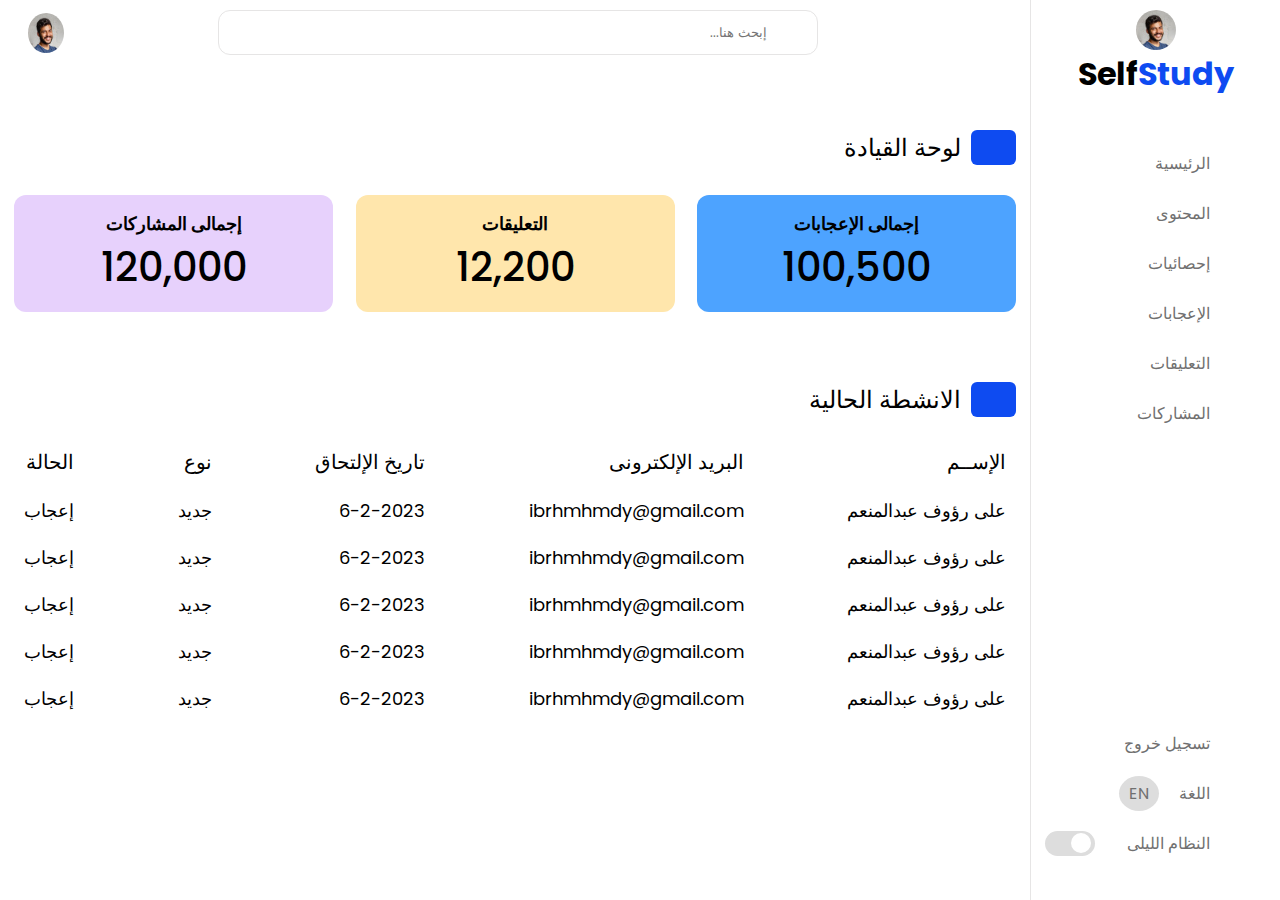
<file: ar/index.html>
<!DOCTYPE html>
<html lang="ar" dir="rtl">
<head>
   <meta charset="UTF-8">
   <meta http-equiv="X-UA-Compatible" content="IE=edge">
   <meta name="viewport" content="width=device-width, initial-scale=1.0">
   <title>Dashboard 03</title>
   <!-- Google Fonts -->

   <!-- iconscout CDN -->
   <link rel="stylesheet" href="https://unicons.iconscout.com/release/v4.0.0/css/line.css">
   <!-- Styles CSS -->
   <link rel="stylesheet" href="styles.css">
</head>
<body>
   <!-- Nav -->
   <nav>
      <div class="logo">
         <div class="logo-image">
            <img src="../assets/images/avatar-2.jpg" alt="avatar">
         </div>
         <h1 class="logo-title logo-name"><span>Study</span>Self</h1>
      </div>
      <div class="navbar">
         <ul class="nav-top">
            <li class="nav-item">
               <a href="#">
                  <i class="uil uil-estate"></i>
                  <span class="nav-link">الرئيسية</span>
               </a>
            </li>
            <li class="nav-item">
               <a href="#">
                  <i class="uil uil-copy"></i>
                  <span class="nav-link">المحتوى</span>
               </a>
            </li>
            <li class="nav-item">
               <a href="#">
                  <i class="uil uil-analytics"></i>
                  <span class="nav-link">إحصائيات</span>
               </a>
            </li>
            <li class="nav-item">
               <a href="#">
                  <i class="uil uil-thumbs-up"></i>
                  <span class="nav-link">الإعجابات</span>
               </a>
            </li>
            <li class="nav-item">
               <a href="#">
                  <i class="uil uil-comment-alt-lines"></i>
                  <span class="nav-link">التعليقات</span>
               </a>
            </li>
            <li class="nav-item">
               <a href="#">
                  <i class="uil uil-share"></i>
                  <span class="nav-link">المشاركات</span>
               </a>
            </li>
         </ul>

         <ul class="nav-bottom">
            <li>
               <a href="#">
                  <i class="uil uil-signout"></i>
                  <span class="nav-link">تسجيل خروج</span>
               </a>
            </li>
            <li class="lang">
               <a href="../en/index.html">
                  <i class="uil uil-globe"></i>
                  <span class="nav-link">اللغة</span>
                  <span class="nav-link lang-toggle">EN</span>
               </a>

            </li>
            <li class="mode">
               <a href="#">
                  <i class="uil uil-moon"></i>
                  <span class="nav-link mode-link">النظام الليلى</span>
               </a>
               <div class="mode-toggle">
                  <span class="switch"></span>
               </div>
            </li>
         </ul>
      </div>
   </nav>
   <!-- #Nav -->
   <section class="dashboard">
      <div class="top">
         <i class="uil uil-bars nav-toggle"></i>
         <div class="search-box">
            <i class="uil uil-search"></i>
            <input type="text" placeholder="إبحث هنا...">
         </div>
         <img src="../assets/images/avatar-2.jpg" alt="">
      </div>
      <div class="dash-content">
         <div class="overview">
            <div class="title">
               <i class="uil uil-tachometer-fast-alt"></i>
               <span class="text">لوحة القيادة</span>
            </div>
            <div class="boxes">
               <div class="box box1">
                  <i class="uil uil-thumbs-up"></i>
                  <span class="text">إجمالى الإعجابات</span>
                  <span class="number">100,500</span>
               </div>
               <div class="box box2">
                  <i class="uil uil-comments-alt"></i>
                  <span class="text">التعليقات</span>
                  <span class="number">12,200</span>
               </div>
               <div class="box box3">
                  <i class="uil uil-share"></i>
                  <span class="text">إجمالى المشاركات</span>
                  <span class="number">120,000</span>
               </div>
            </div>
         </div>
         <div class="activity">
            <div class="title">
               <i class="uil uil-tachometer-fast-alt"></i>
               <span class="text">الانشطة الحالية</span>
            </div>
            <div class="activity-data">
               <div class="data name">
                  <span class="data-title">الإســم</span>   
                  <span class="data-list">على رؤوف عبدالمنعم</span>
                  <span class="data-list">على رؤوف عبدالمنعم</span>
                  <span class="data-list">على رؤوف عبدالمنعم</span>
                  <span class="data-list">على رؤوف عبدالمنعم</span>
                  <span class="data-list">على رؤوف عبدالمنعم</span>
               </div>
               <div class="data email">
                  <span class="data-title">البريد الإلكترونى</span>
                  <span class="data-list">ibrhmhmdy@gmail.com</span>
                  <span class="data-list">ibrhmhmdy@gmail.com</span>
                  <span class="data-list">ibrhmhmdy@gmail.com</span>
                  <span class="data-list">ibrhmhmdy@gmail.com</span>
                  <span class="data-list">ibrhmhmdy@gmail.com</span>
               </div>
               <div class="data joined">
                  <span class="data-title">تاريخ الإلتحاق</span>
                  <span class="data-list">6-2-2023</span>
                  <span class="data-list">6-2-2023</span>
                  <span class="data-list">6-2-2023</span>
                  <span class="data-list">6-2-2023</span>
                  <span class="data-list">6-2-2023</span>
               </div>
               <div class="data type">
                  <span class="data-title">نوع</span>
                  <span class="data-list">جديد</span>
                  <span class="data-list">جديد</span>
                  <span class="data-list">جديد</span>
                  <span class="data-list">جديد</span>
                  <span class="data-list">جديد</span>
               </div>
               <div class="data status">
                  <span class="data-title">الحالة</span>
                  <span class="data-list">إعجاب</span>
                  <span class="data-list">إعجاب</span>
                  <span class="data-list">إعجاب</span>
                  <span class="data-list">إعجاب</span>
                  <span class="data-list">إعجاب</span>
               </div>
            </div>
         </div>
      </div>
   </section>
   <!-- #Dashboard -->
   <script src="../assets/js/scripts.js"></script>
</body>
</html>
</file>
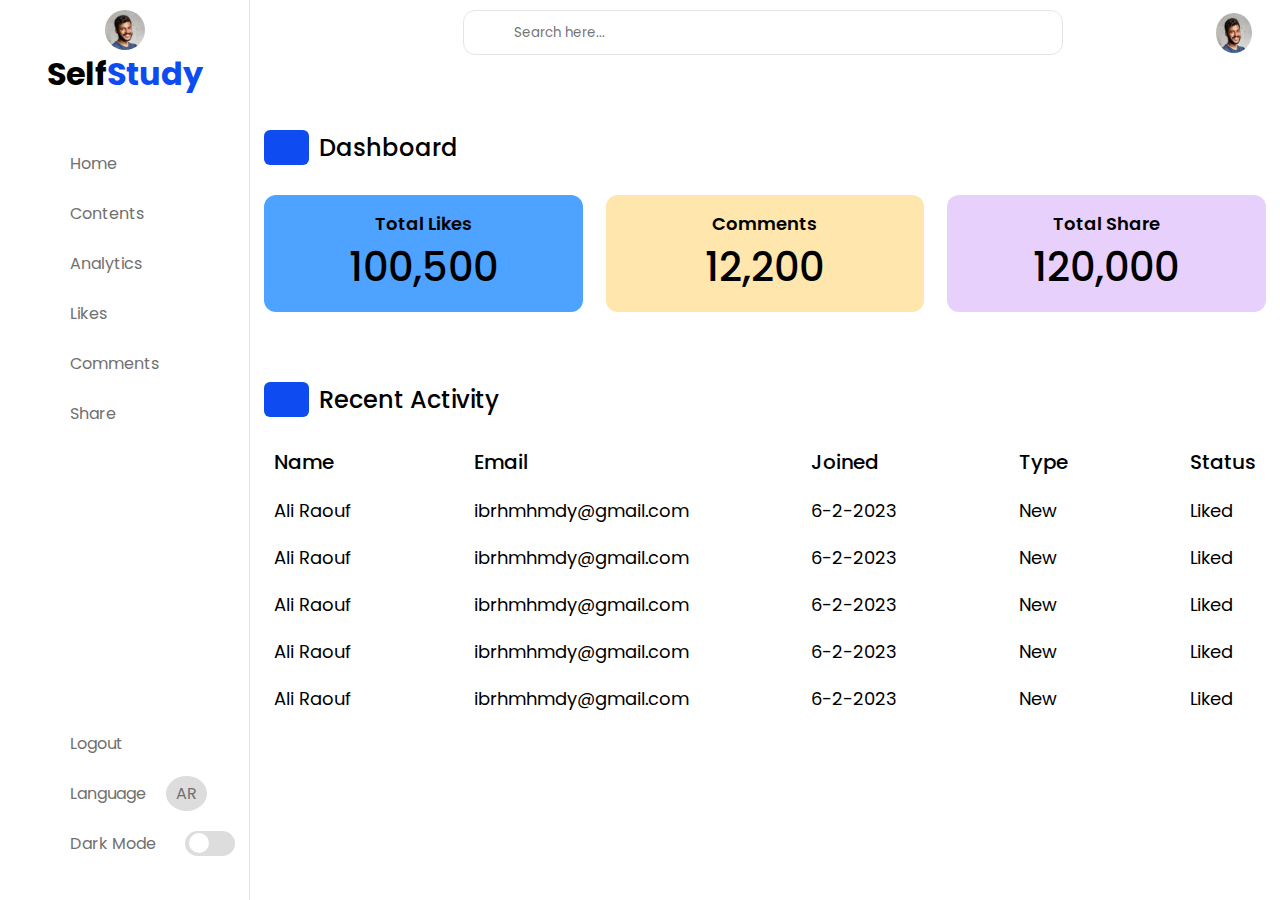
<file: en/index.html>
<!DOCTYPE html>
<html lang="en">
<head>
   <meta charset="UTF-8">
   <meta http-equiv="X-UA-Compatible" content="IE=edge">
   <meta name="viewport" content="width=device-width, initial-scale=1.0">
   <title>Dashboard 03</title>
   <!-- Google Fonts -->

   <!-- iconscout CDN -->
   <link rel="stylesheet" href="https://unicons.iconscout.com/release/v4.0.0/css/line.css">
   <!-- Styles CSS -->
   <link rel="stylesheet" href="styles.css">
</head>
<body>
   <!-- Nav -->
   <nav>
      <div class="logo">
         <div class="logo-image">
            <img src="../assets/images/avatar-2.jpg" alt="avatar">
         </div>
         <h1 class="logo-title logo-name">Self<span>Study</span></h1>
      </div>
      <div class="navbar">
         <ul class="nav-top">
            <li class="nav-item">
               <a href="#">
                  <i class="uil uil-estate"></i>
                  <span class="nav-link">Home</span>
               </a>
            </li>
            <li class="nav-item">
               <a href="#">
                  <i class="uil uil-copy"></i>
                  <span class="nav-link">Contents</span>
               </a>
            </li>
            <li class="nav-item">
               <a href="#">
                  <i class="uil uil-analytics"></i>
                  <span class="nav-link">Analytics</span>
               </a>
            </li>
            <li class="nav-item">
               <a href="#">
                  <i class="uil uil-thumbs-up"></i>
                  <span class="nav-link">Likes</span>
               </a>
            </li>
            <li class="nav-item">
               <a href="#">
                  <i class="uil uil-comment-alt-lines"></i>
                  <span class="nav-link">Comments</span>
               </a>
            </li>
            <li class="nav-item">
               <a href="#">
                  <i class="uil uil-share"></i>
                  <span class="nav-link">Share</span>
               </a>
            </li>
         </ul>

         <ul class="nav-bottom">
            <li>
               <a href="#">
                  <i class="uil uil-signout"></i>
                  <span class="nav-link">Logout</span>
               </a>
            </li>
            <li class="lang">
               <a href="../ar/index.html">
                  <i class="uil uil-globe"></i>
                  <span class="nav-link">Language</span>
                  <span class="nav-link lang-toggle">AR</span>
               </a>

            </li>
            <li class="mode">
               <a href="#">
                  <i class="uil uil-moon"></i>
                  <span class="nav-link mode-link">Dark Mode</span>
               </a>
               <div class="mode-toggle">
                  <span class="switch"></span>
               </div>
            </li>
         </ul>
      </div>
      
   </nav>
   <!-- #Nav -->
   <section class="dashboard">
      <div class="top">
         <i class="uil uil-bars nav-toggle"></i>
         <div class="search-box">
            <i class="uil uil-search"></i>
            <input type="text" placeholder="Search here...">
         </div>
         <img src="../assets/images/avatar-2.jpg" alt="">
      </div>
      <div class="dash-content">
         <div class="overview">
            <div class="title">
               <i class="uil uil-tachometer-fast-alt"></i>
               <span class="text">Dashboard</span>
            </div>
            <div class="boxes">
               <div class="box box1">
                  <i class="uil uil-thumbs-up"></i>
                  <span class="text">Total Likes</span>
                  <span class="number">100,500</span>
               </div>
               <div class="box box2">
                  <i class="uil uil-comments-alt"></i>
                  <span class="text">Comments</span>
                  <span class="number">12,200</span>
               </div>
               <div class="box box3">
                  <i class="uil uil-share"></i>
                  <span class="text">Total Share</span>
                  <span class="number">120,000</span>
               </div>
            </div>
         </div>
         <div class="activity">
            <div class="title">
               <i class="uil uil-tachometer-fast-alt"></i>
               <span class="text">Recent Activity</span>
            </div>
            <div class="activity-data">
               <div class="data name">
                  <span class="data-title">Name</span>   
                  <span class="data-list">Ali Raouf</span>
                  <span class="data-list">Ali Raouf</span>
                  <span class="data-list">Ali Raouf</span>
                  <span class="data-list">Ali Raouf</span>
                  <span class="data-list">Ali Raouf</span>
               </div>
               <div class="data email">
                  <span class="data-title">Email</span>
                  <span class="data-list">ibrhmhmdy@gmail.com</span>
                  <span class="data-list">ibrhmhmdy@gmail.com</span>
                  <span class="data-list">ibrhmhmdy@gmail.com</span>
                  <span class="data-list">ibrhmhmdy@gmail.com</span>
                  <span class="data-list">ibrhmhmdy@gmail.com</span>
               </div>
               <div class="data joined">
                  <span class="data-title">Joined</span>
                  <span class="data-list">6-2-2023</span>
                  <span class="data-list">6-2-2023</span>
                  <span class="data-list">6-2-2023</span>
                  <span class="data-list">6-2-2023</span>
                  <span class="data-list">6-2-2023</span>
               </div>
               <div class="data type">
                  <span class="data-title">Type</span>
                  <span class="data-list">New</span>
                  <span class="data-list">New</span>
                  <span class="data-list">New</span>
                  <span class="data-list">New</span>
                  <span class="data-list">New</span>
               </div>
               <div class="data status">
                  <span class="data-title">Status</span>
                  <span class="data-list">Liked</span>
                  <span class="data-list">Liked</span>
                  <span class="data-list">Liked</span>
                  <span class="data-list">Liked</span>
                  <span class="data-list">Liked</span>
               </div>
            </div>
         </div>
      </div>
   </section>
   <!-- #Dashboard -->
   <script src="../assets/js/scripts.js"></script>
</body>
</html>
</file>
<file: ar/styles.css>
/* Google Fonts Poppins */
@import url('https://fonts.googleapis.com/css2?family=Poppins:wght@300;400;500;600;700;800&display=swap');

/* Variables Styles */
:root{
   --primary-color: #0E4BF1;
   --panel-color: #fff;
   --text-color: #000;
   --black-light-color: #707070;
   --border-color: #e6e5e5;
   --toggle-color: #DDD;
   --box1-color: #4DA3FF;
   --box2-color: #FFE6AC;
   --box3-color: #E7D1FC;

   --title-icon-color: #FFF;
   /* ============= Transition ============= */
   --transition-05: all .5s ease;
   --transition-03: all .3s ease;
   --transition-02: all .2s ease;
}

/* ReUsed CSS Style*/
*{
   margin: 0;
   padding: 0;
   box-sizing: border-box;
   font-family: 'Poppins', sans-serif;
   outline: none;
}

body{
   min-height: 100vh;
}

li{
   list-style: none;
}
a{
   text-decoration: none;
}
i{
   font-size: 24px;
   display: flex;
   justify-content: center;
   align-items: center;
   height: 100%;
   min-width: 45px;
}
/* Dark Mode */
body.dark{
   --primary-color: #7465f8;
   --panel-color: #242526;
   --text-color: #CCC;
   --black-light-color: #CCC;
   --border-color: #4D4C4C;
   --toggle-color: #FFF;
   --box1-color: #3A3B3C;
   --box2-color: #3A3B3C;
   --box3-color: #3A3B3C;
   --title-icon-color: #CCC;
}
/* navbar */
nav{
   position: fixed;
   top: 0;
   right: 0;
   width: 250px;
   height: 100vh;
   padding: 10px 15px;
   background: var(--panel-color);
   border-left: 1px solid var(--border-color);
   transition: var(--transition-05);
}
nav.close{
   width: 73px;
   transition: var(--transition-05);
}

nav .logo .logo-image{
   display: flex;
   justify-content: center;
   min-width: 45px;
   transition: var(--transition-05);
}
nav .logo .logo-image img{
   width: 40px;
   object-fit: cover;
   border-radius: 50%;
}

nav .logo .logo-title{
   display: flex;
   align-items: center;
   justify-content: center;
   
}
body.dark nav .logo .logo-title{
   color: var(--text-color);
}
nav .logo .logo-title .logo-name{
   font-size: 22px;
   font-weight: 600;
   color: var(--text-color);
   margin-right: 14px;
   transition: var(--transition-05);
}
nav.close .logo .logo-title{
   opacity: 0;
   pointer-events: none;
}
nav .logo .logo-title span{
   color: var(--primary-color);
}

nav .navbar{
   display: flex;
   justify-content: space-between;
   flex-direction: column;
   margin-top: 40px;
   height: calc(100% - 150px);
   transition: var(--transition-05);
}

nav .navbar li a{
   position: relative;
   height: 50px;
   display: flex;
   align-items: center;
   gap: 10px;
   color: var(--black-light-color);
   transition: var(--transition-05);
}
nav.close .navbar li a .nav-link{
   opacity: 0;
}
nav .navbar li a:before{
   content: "";
   position: absolute;
   height: 5px;
   width: 5px;
   right: 2px;
   border-radius: 50%;
   background: var(--primary-color);
   display: none;
}
nav .navbar li a:hover:before{
   display: block;
}
nav .navbar li a:hover{
   color: var(--primary-color);
}

.lang{
   display: flex;
   align-items: center;
}
.lang .lang-toggle{
   margin-right: 10px;
   padding: 5px 10px;
   border-radius: 50%;
   background: var(--toggle-color);
}
.lang .lang-toggle:is(:hover,:focus){
   color: var(--primary-color);
}

.mode{
   display: flex;
   align-items: center;
   white-space: nowrap;
}

.mode .mode-toggle{
   position: absolute;
   left: 14px;
   width: 50px;
   height: 25px;
   background: var(--toggle-color);
   border-radius: 25px;
   margin-left: 10px;
   cursor: pointer;
   margin: 0 auto;
}
.mode .mode-toggle .switch{
   position: relative;
   top: 50%;
   right: 4px;
   display: inline-block;
   width: 20px;
   height: 20px;
   transform: translateY(-50%);
   background: var(--panel-color);
   border-radius: 50%;
   transition: var(--transition-03);
}

body.dark .mode .mode-toggle .switch{
   right: 26px;
}
/* Dashboard */
.dashboard{
   position: relative;
   right: 250px;
   min-height: 100vh;
   width: calc(100% - 250px);
   padding: 10px 14px;
   background: var(--panel-color);
   transition: var(--transition-05);
}
nav.close ~ .dashboard,
nav.close ~ .dashboard .top{
   width: calc(100% - 73px);
   right: 73px;
}
.dashboard .top{
   position: fixed;
   top: 0;
   right: 250px;
   padding: 10px 16px;
   display: flex;
   justify-content: space-between;
   align-items: center;
   width: calc(100% - 250px);
   background: var(--panel-color);
   z-index: 10;
   transition: var(--transition-05);
}

.dashboard .top .search-box{
   position: relative;
   width: 100%;
   max-width: 600px;
   height: 45px;
   margin: 0 30px;
   display: flex;
   align-items: center;
}

.dashboard .top .search-box input{
   position: absolute;
   border: 1px solid var(--border-color);
   width: 100%;
   height: 100%;
   padding: 0 50px 0 50px;
   border-radius: 12px;
   color: var(--text-color);
}

.dashboard .top .search-box i{
   position: absolute;
   right: 0;
   top: 50%;
   transform: translateY(-50%);
   font-size: 22px;
   z-index: 10;
   color: var(--black-light-color);
}

.dashboard .top img{
   width: 40px;
   height: 40px;
   border-radius: 50%;
   padding: 0px 2px;
   margin-left: 10px;
}

.dashboard .top .nav-toggle{
   font-size: 26px;
   color: var(--text-color);
   cursor: pointer;
}


.dashboard .dash-content{
   padding-top: 50px;
}

.dash-content .title{
   display: flex;
   align-items: center;
   margin: 70px 0 30px 0;
}

.dash-content .title i{
   position: relative;
   width: 35px;
   height: 35px;
   background: var(--primary-color);
   border-radius: 6px;
   color: var(--title-icon-color);
   display: flex;
   justify-content: center;
   align-items: center;
   font-size: 24px;
}

.dash-content .title .text{
   font-size: 24px;
   font-weight: 500;
   color: var(--text-color);
   margin-right: 10px;
}

.dash-content .boxes{
   display: flex;
   justify-content: space-between;
   align-items: center;
   flex-wrap: wrap;
   width: 100%;
   gap: 20px;
}

.dash-content .boxes .box{
   display: flex;
   flex-direction: column; 
   align-items: center;
   border-radius: 12px;
   width: calc(100% / 3 - 15px);
   padding: 15px 20px;
   background: var(--box1-color);
}
.dash-content .boxes .box i {
   font-size: 60px;
}
body.dark .dash-content .boxes .box i{
   color: var(--title-icon-color);
}
.box .text{
   white-space: nowrap;
   font-size: 18px;
   font-weight: 600;
   color: var(--text-color);
}

.box .number{
   font-size: 40px;
   font-weight: 500;
   color: var(--text-color);
}

.dash-content .boxes .box.box2{
   background: var(--box2-color);
}

.dash-content .boxes .box.box3{
   background: var(--box3-color);
}

/* Activity */
.dash-content .activity .activity-data{
   display: flex;
   justify-content: space-between;
   align-items: center;
   margin: 0 auto;
}


.activity-data .data{
   display: flex;
   flex-direction: column;
   margin: 0 10px;
}

.activity-data .data .data-title{
   font-size: 20px;
   font-weight: 500;
   color: var(--text-color);
}


.activity-data .data .data-list{
   width: 100%;
   min-width: max-content;
   font-size: 18px;
   font-weight: 400;
   margin-top: 20px;
   color: var(--text-color);
}


/* Media Query */

@media (max-width: 1000px) {
   nav{
      width: 73px;
      transition: var(--transition-05);
   }
   nav .logo .logo-title{
      opacity: 0;
      pointer-events: none;
   }
   nav .navbar li a .nav-link{
      opacity: 0;
   }
   nav ~ .dashboard,
   nav ~ .dashboard .top{
      width: calc(100% - 73px);
      right: 73px;
   }

   nav.close{
      width: 250px;
      transition: var(--transition-05);
   }
   nav.close .logo .logo-title{
      opacity: 1;
      pointer-events: auto;
   }
   nav.close .navbar li a .nav-link{
      opacity: 1;
   }
   nav.close ~ .dashboard,
   nav.close ~ .dashboard .top{
      width: calc(100% - 250px);
      right: 250px;
   }

   .dash-content .boxes .box{
      width: calc(100% / 2 - 15px);
   }

   .activity .activity-data{
      overflow-y: scroll;
   }

}

@media (max-width: 780px){
   .dash-content .boxes .box{
      width: calc(100% - 15px);
      margin-top: 15px;
   }
}

@media (max-width: 600px){
   .dashboard .top .nav-toggle{
      display: none;
   }
   nav,nav.close{
      width: 73px;
      transition: var(--transition-05);
   }
   nav .logo .logo-title,
   nav.close .logo .logo-title{
      opacity: 0;
      pointer-events: none;
   }
   nav .navbar li a .nav-link,
   nav.close .navbar li a .nav-link{
      opacity: 0;
      pointer-events: none;
   }
   nav ~ .dashboard,
   nav ~ .dashboard .top,
   nav.close ~ .dashboard,
   nav.close ~ .dashboard .top{
      width: calc(100% - 73px);
      right: 73px;
   }
}
</file>
<file: en/styles.css>
/* Google Fonts Poppins */
@import url('https://fonts.googleapis.com/css2?family=Poppins:wght@300;400;500;600;700;800&display=swap');

/* Variables Styles */
:root{
   --primary-color: #0E4BF1;
   --panel-color: #fff;
   --text-color: #000;
   --black-light-color: #707070;
   --border-color: #e6e5e5;
   --toggle-color: #DDD;
   --box1-color: #4DA3FF;
   --box2-color: #FFE6AC;
   --box3-color: #E7D1FC;

   --title-icon-color: #FFF;
   /* ============= Transition ============= */
   --transition-05: all .5s ease;
   --transition-03: all .3s ease;
   --transition-02: all .2s ease;
}

/* ReUsed CSS Style*/
*{
   margin: 0;
   padding: 0;
   box-sizing: border-box;
   font-family: 'Poppins', sans-serif;
   outline: none;
}

body{
   min-height: 100vh;
}

li{
   list-style: none;
}
a{
   text-decoration: none;
}
i{
   font-size: 24px;
   display: flex;
   justify-content: center;
   align-items: center;
   height: 100%;
   min-width: 45px;
}
/* Dark Mode */
body.dark{
   --primary-color: #7465f8;
   --panel-color: #242526;
   --text-color: #CCC;
   --black-light-color: #CCC;
   --border-color: #4D4C4C;
   --toggle-color: #FFF;
   --box1-color: #3A3B3C;
   --box2-color: #3A3B3C;
   --box3-color: #3A3B3C;
   --title-icon-color: #CCC;
}
/* navbar */
nav{
   position: fixed;
   top: 0;
   left: 0;
   width: 250px;
   height: 100vh;
   padding: 10px 15px;
   background: var(--panel-color);
   border-right: 1px solid var(--border-color);
   transition: var(--transition-05);
}
nav.close{
   width: 73px;
   transition: var(--transition-05);
}

nav .logo .logo-image{
   display: flex;
   justify-content: center;
   min-width: 45px;
   transition: var(--transition-05);
}
nav .logo .logo-image img{
   width: 40px;
   object-fit: cover;
   border-radius: 50%;
}

nav .logo .logo-title{
   display: flex;
   align-items: center;
   justify-content: center;
   
}
body.dark nav .logo .logo-title{
   color: var(--text-color);
}
nav .logo .logo-title .logo-name{
   font-size: 22px;
   font-weight: 600;
   color: var(--text-color);
   margin-left: 14px;
   transition: var(--transition-05);
}
nav.close .logo .logo-title{
   opacity: 0;
   pointer-events: none;
}
nav .logo .logo-title span{
   color: var(--primary-color);
}

nav .navbar{
   display: flex;
   justify-content: space-between;
   flex-direction: column;
   margin-top: 40px;
   height: calc(100% - 150px);
   transition: var(--transition-05);
}

nav .navbar li a{
   position: relative;
   height: 50px;
   display: flex;
   align-items: center;
   gap: 10px;
   color: var(--black-light-color);
   transition: var(--transition-05);
}
nav.close .navbar li a .nav-link{
   opacity: 0;
}
nav .navbar li a:before{
   content: "";
   position: absolute;
   height: 5px;
   width: 5px;
   left: 2px;
   border-radius: 50%;
   background: var(--primary-color);
   display: none;
}
nav .navbar li a:hover:before{
   display: block;
}
nav .navbar li a:hover{
   color: var(--primary-color);
}

.lang{
   display: flex;
   align-items: center;
}
.lang .lang-toggle{
   margin-left: 10px;
   padding: 5px 10px;
   border-radius: 50%;
   background: var(--toggle-color);
}
.lang .lang-toggle:is(:hover,:focus){
   color: var(--primary-color);
}

.mode{
   display: flex;
   align-items: center;
   white-space: nowrap;
}

.mode .mode-toggle{
   position: absolute;
   right: 14px;
   width: 50px;
   height: 25px;
   background: var(--toggle-color);
   border-radius: 25px;
   margin-right: 10px;
   cursor: pointer;
   margin: 0 auto;
}
.mode .mode-toggle .switch{
   position: relative;
   top: 50%;
   left: 4px;
   display: inline-block;
   width: 20px;
   height: 20px;
   transform: translateY(-50%);
   background: var(--panel-color);
   border-radius: 50%;
   transition: var(--transition-03);
}

body.dark .mode .mode-toggle .switch{
   left: 26px;
}
/* Dashboard */
.dashboard{
   position: relative;
   left: 250px;
   min-height: 100vh;
   width: calc(100% - 250px);
   padding: 10px 14px;
   background: var(--panel-color);
   transition: var(--transition-05);
}
nav.close ~ .dashboard,
nav.close ~ .dashboard .top{
   width: calc(100% - 73px);
   left: 73px;
}
.dashboard .top{
   position: fixed;
   top: 0;
   left: 250px;
   padding: 10px 16px;
   display: flex;
   justify-content: space-between;
   align-items: center;
   width: calc(100% - 250px);
   background: var(--panel-color);
   z-index: 10;
   transition: var(--transition-05);
}

.dashboard .top .search-box{
   position: relative;
   width: 100%;
   max-width: 600px;
   height: 45px;
   margin: 0 30px;
   display: flex;
   align-items: center;
}

.dashboard .top .search-box input{
   position: absolute;
   border: 1px solid var(--border-color);
   width: 100%;
   height: 100%;
   padding: 0 25px 0 50px;
   border-radius: 12px;
   color: var(--text-color);
}

.dashboard .top .search-box i{
   position: absolute;
   left: 0;
   top: 50%;
   transform: translateY(-50%);
   font-size: 22px;
   z-index: 10;
   color: var(--black-light-color);
}

.dashboard .top img{
   width: 40px;
   height: 40px;
   border-radius: 50%;
   padding: 0px 2px;
   margin-right: 10px;
}

.dashboard .top .nav-toggle{
   font-size: 26px;
   color: var(--text-color);
   cursor: pointer;
}


.dashboard .dash-content{
   padding-top: 50px;
}

.dash-content .title{
   display: flex;
   align-items: center;
   margin: 70px 0 30px 0;
}

.dash-content .title i{
   position: relative;
   width: 35px;
   height: 35px;
   background: var(--primary-color);
   border-radius: 6px;
   color: var(--title-icon-color);
   display: flex;
   justify-content: center;
   align-items: center;
   font-size: 24px;
}

.dash-content .title .text{
   font-size: 24px;
   font-weight: 500;
   color: var(--text-color);
   margin-left: 10px;
}

.dash-content .boxes{
   display: flex;
   justify-content: space-between;
   align-items: center;
   flex-wrap: wrap;
   width: 100%;
   gap: 20px;
}

.dash-content .boxes .box{
   display: flex;
   flex-direction: column; 
   align-items: center;
   border-radius: 12px;
   width: calc(100% / 3 - 15px);
   padding: 15px 20px;
   background: var(--box1-color);
}
.dash-content .boxes .box i {
   font-size: 60px;
}
body.dark .dash-content .boxes .box i{
   color: var(--title-icon-color);
}
.box .text{
   white-space: nowrap;
   font-size: 18px;
   font-weight: 600;
   color: var(--text-color);
}

.box .number{
   font-size: 40px;
   font-weight: 500;
   color: var(--text-color);
}

.dash-content .boxes .box.box2{
   background: var(--box2-color);
}

.dash-content .boxes .box.box3{
   background: var(--box3-color);
}

/* Activity */
.dash-content .activity .activity-data{
   display: flex;
   justify-content: space-between;
   align-items: center;
   margin: 0 auto;
}


.activity-data .data{
   display: flex;
   flex-direction: column;
   margin: 0 10px;
}

.activity-data .data .data-title{
   font-size: 20px;
   font-weight: 500;
   color: var(--text-color);
}


.activity-data .data .data-list{
   width: 100%;
   min-width: max-content;
   font-size: 18px;
   font-weight: 400;
   margin-top: 20px;
   color: var(--text-color);
}


/* Media Query */

@media (max-width: 1000px) {
   nav{
      width: 73px;
      transition: var(--transition-05);
   }
   nav .logo .logo-title{
      opacity: 0;
      pointer-events: none;
   }
   nav .navbar li a .nav-link{
      opacity: 0;
   }
   nav ~ .dashboard,
   nav ~ .dashboard .top{
      width: calc(100% - 73px);
      left: 73px;
   }

   nav.close{
      width: 250px;
      transition: var(--transition-05);
   }
   nav.close .logo .logo-title{
      opacity: 1;
      pointer-events: auto;
   }
   nav.close .navbar li a .nav-link{
      opacity: 1;
   }
   nav.close ~ .dashboard,
   nav.close ~ .dashboard .top{
      width: calc(100% - 250px);
      left: 250px;
   }

   .dash-content .boxes .box{
      width: calc(100% / 2 - 15px);
   }

   .activity .activity-data{
      overflow-y: scroll;
   }

}

@media (max-width: 780px){
   .dash-content .boxes .box{
      width: calc(100% - 15px);
      margin-top: 15px;
   }
}

@media (max-width: 600px){
   .dashboard .top .nav-toggle{
      display: none;
   }
   nav,nav.close{
      width: 73px;
      transition: var(--transition-05);
   }
   nav .logo .logo-title,
   nav.close .logo .logo-title{
      opacity: 0;
      pointer-events: none;
   }
   nav .navbar li a .nav-link,
   nav.close .navbar li a .nav-link{
      opacity: 0;
      pointer-events: none;
   }
   nav ~ .dashboard,
   nav ~ .dashboard .top,
   nav.close ~ .dashboard,
   nav.close ~ .dashboard .top{
      width: calc(100% - 73px);
      left: 73px;
   }
}
</file>
